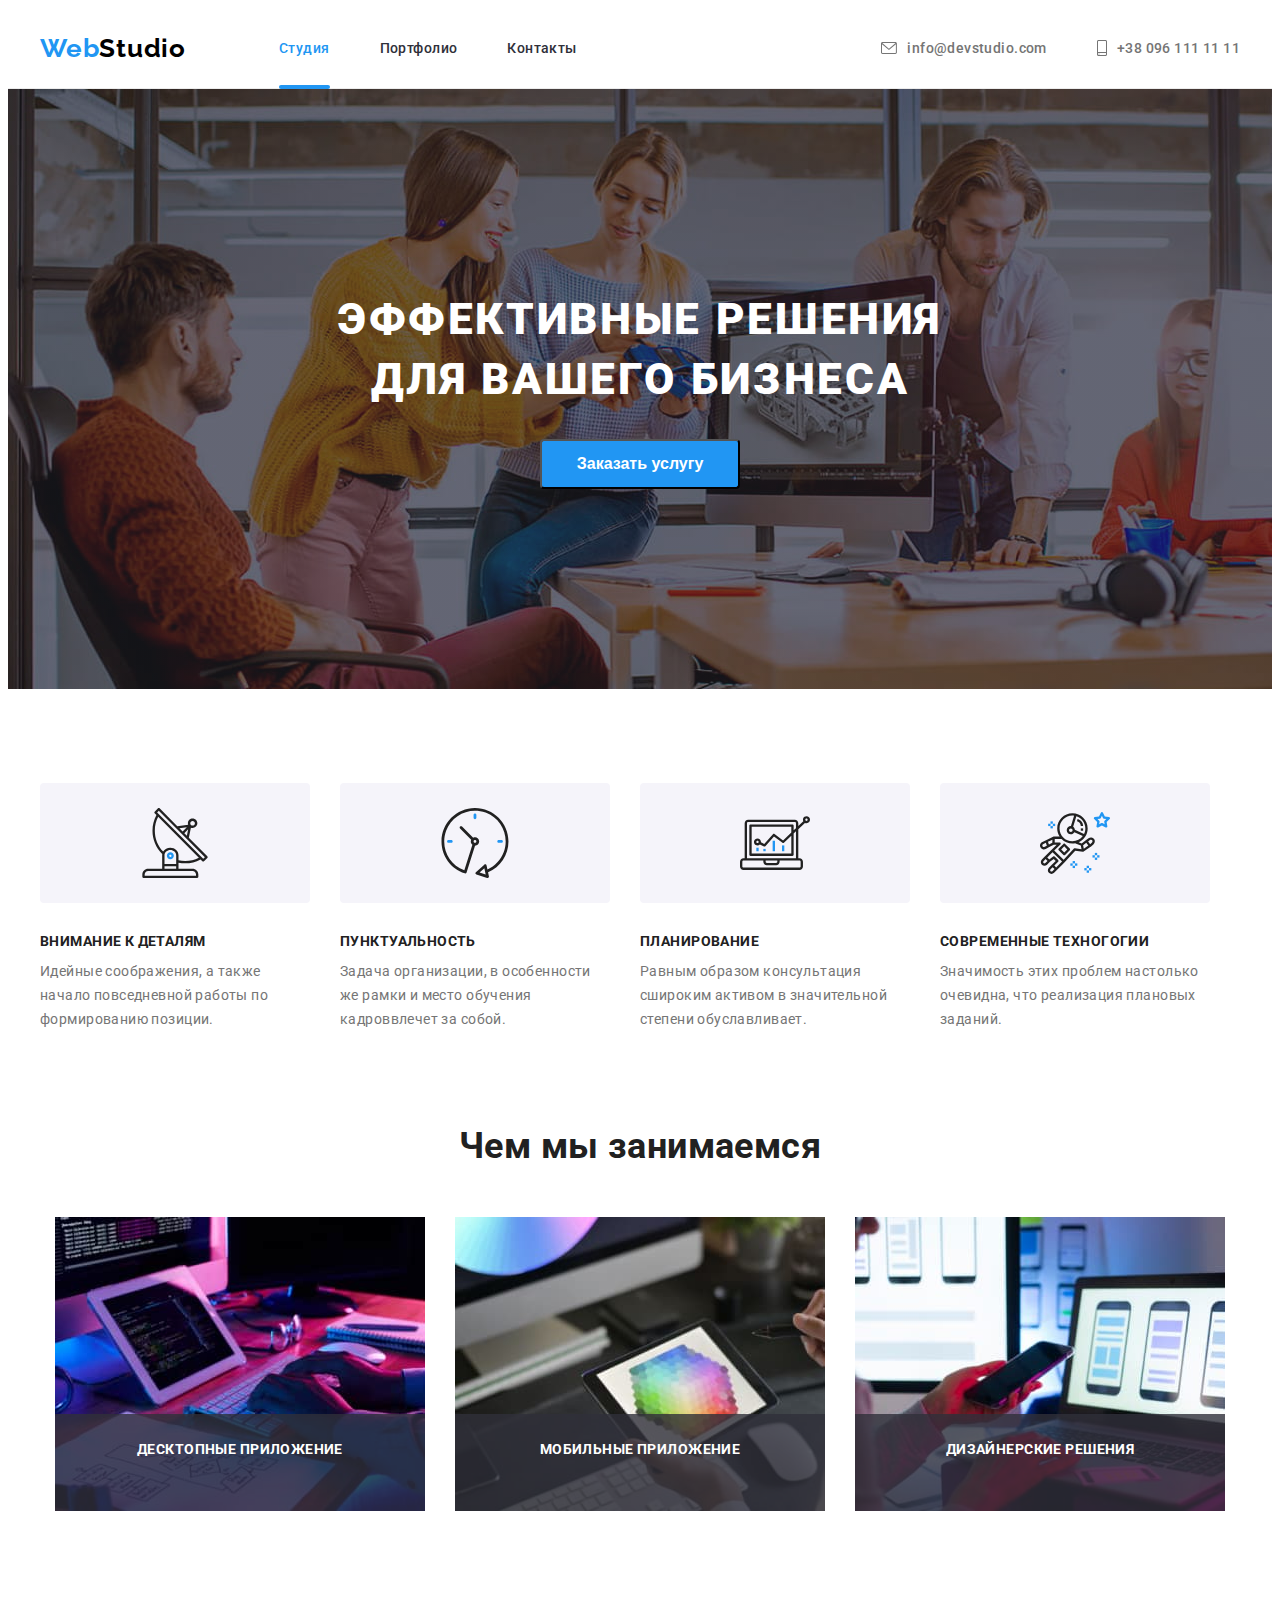
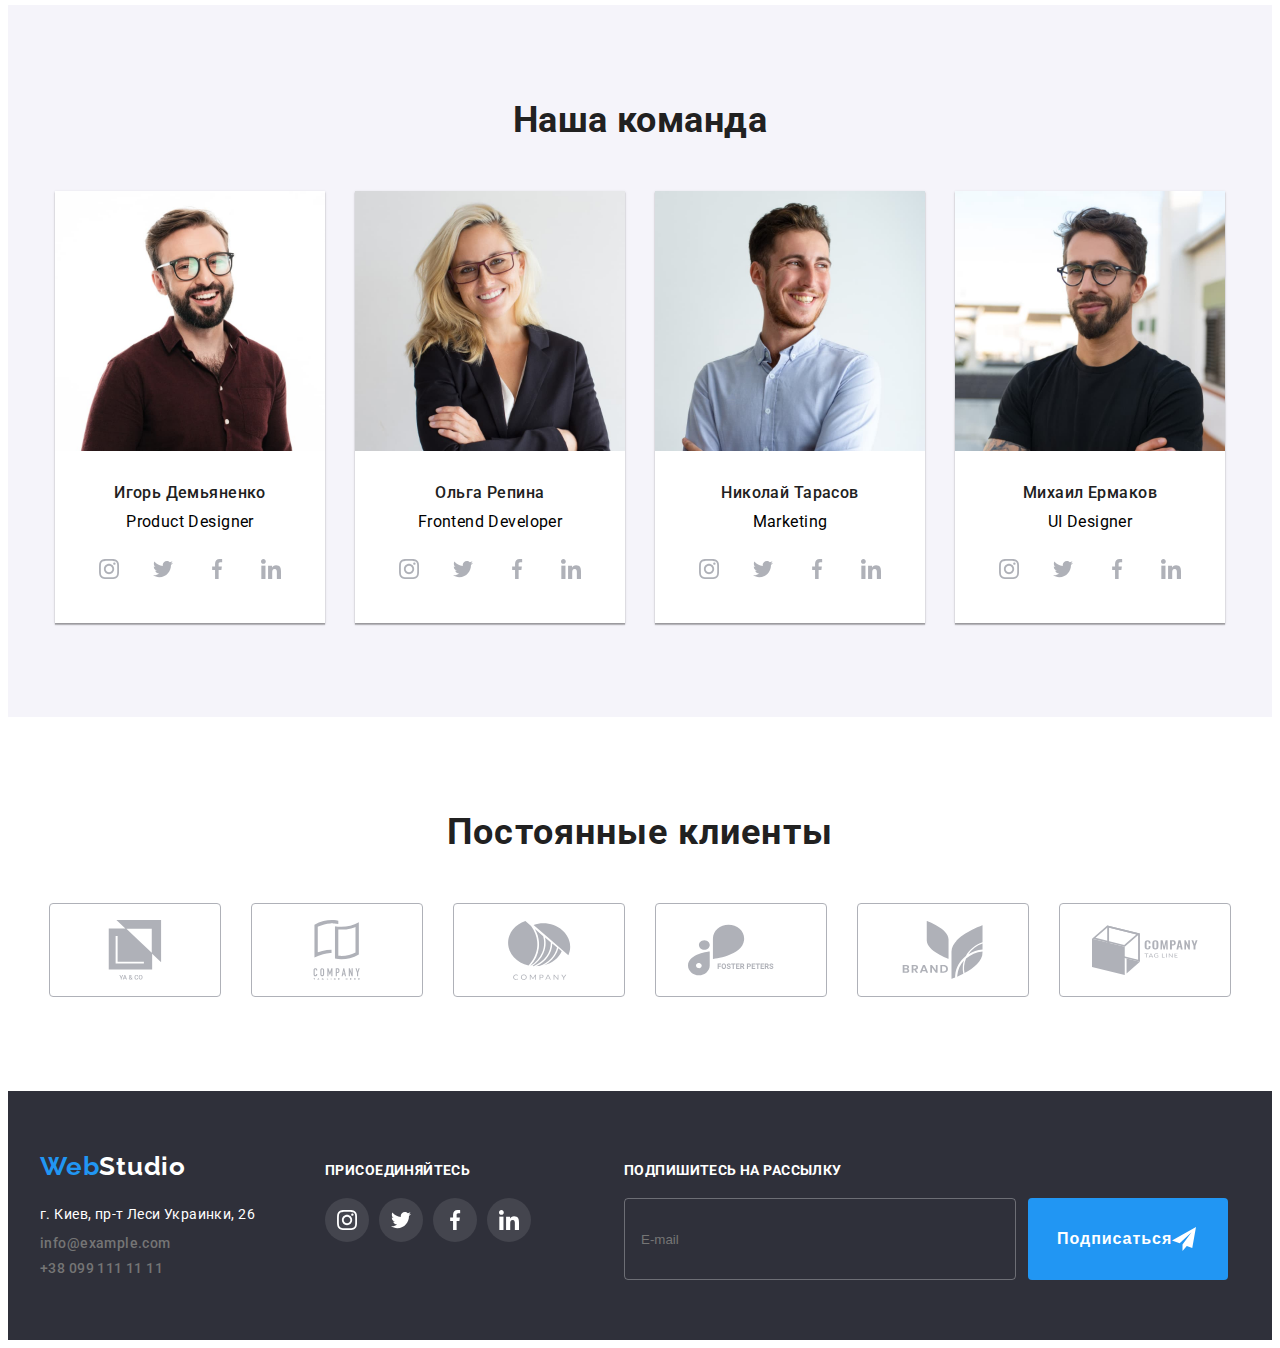
<file: index.html>
<!DOCTYPE html>
<html lang="en">
<head>
    <meta charset="UTF-8">
    <meta http-equiv="X-UA-Compatible" content="IE=edge">
    <meta name="viewport" content="width=device-width, initial-scale=1.0">
    <title>Document</title>
    <link rel="preconnect" href="https://fonts.googleapis.com">
<link rel="preconnect" href="https://fonts.gstatic.com" crossorigin>
<link href="https://fonts.googleapis.com/css2?family=Roboto:ital,wght@0,400;0,500;0,700;0,900;1,400;1,500;1,700;1,900&display=swap" rel="stylesheet">
<link rel="stylesheet" href="https://cdnjs.cloudflare.com/ajax/libs/modern-normalize/1.1.0/modern-normalize.min.css" integrity="sha512-wpPYUAdjBVSE4KJnH1VR1HeZfpl1ub8YT/NKx4PuQ5NmX2tKuGu6U/JRp5y+Y8XG2tV+wKQpNHVUX03MfMFn9Q==" crossorigin="anonymous" referrerpolicy="no-referrer" />
    <link rel="stylesheet" href="./CSS/style.css">
    <link rel="preconnect" href="https://fonts.googleapis.com">
    <link rel="preconnect" href="https://fonts.googleapis.com">
    <link rel="preconnect" href="https://fonts.gstatic.com" crossorigin>
    <link href="https://fonts.googleapis.com/css2?family=Raleway:wght@700&display=swap" rel="stylesheet">
<body class="body">
    <!-- header -->
   <header class="header-box">
       <div class="container flex">     
       <nav class="flex"><a href="" class="logo" lang="en">
        <span class="web">Web</span>Studio</a>
   <ul class="style-nav">
    <li class="list-style-main"><a href="./index.html" class="link-main currents">Студия</a></li>
    <li class="list-style"><a href="./porfolio.html" class="link"> Портфолио</a></li>
    <li class="list-style"> <a href="" class="link"> Контакты</a></li>
</ul>
    </nav>
    
        <ul class="auth-nav">
        <li class="linknav-list-left">
            <a href="" class="linknav linknav">
                <svg class="header-icon icon-left" width="16" height="12"><use href="./images/icons/sprite.svg#icon-envelope"></use></svg>
info@devstudio.com</a></li>
        <li class="linknav-list"><a href="" class="linknav">
            <svg class="header-icon" width="10" height="16"><use href="./images/icons/sprite.svg#icon-smartphone"></use></svg>
       +38 096 111 11 11</a></li>
        
    </ul>
    </div>
</header>


<main>
    <!-- ===========HERO============== -->

    <section class="main-title">
        <div class="container">
        <h1 class="title">ЭФФЕКТИВНЫЕ РЕШЕНИЯ<br>ДЛЯ ВАШЕГО БИЗНЕСА </h1>
        <button type="button" class="button" data-modal-open>Заказать услугу</button>
        </div>
    </section>



<section class="section">
<div class="container">

    <ul class="hero">
        <li class="list"> <div class="bloks"> <svg width="70" height="70"><use href="./images/icons/sprite.svg#icon-antenna1"></use></svg>
</div><h3 class="headlines">ВНИМАНИЕ К ДЕТАЛЯМ</h3>
           <p class="plist">Идейные соображения, а также начало повседневной работы по формированию позиции.</p></li>
            <li class="list"> <div class="bloks">
<svg width="70" height="70"><use href="./images/icons/sprite.svg#icon-clock2"></use></svg>
</div><h3 class="headlines">ПУНКТУАЛЬНОСТЬ</h3>
               <p class="plist">Задача организации, в особенности же рамки и место обучения кадроввлечет за собой.</p></li>
                <li class="list"> <div class="bloks"><svg width="70" height="70"><use href="./images/icons/sprite.svg#icon-diagram3" ></use></svg>
</div><h3 class="headlines">ПЛАНИРОВАНИЕ</h3>
                   <p class="plist"> Равным образом консультация сшироким активом в значительной степени обуславливает.</p></li>
                    <li class="list"> <div class="bloks"><svg width="70" height="70"><use href="./images/icons/sprite.svg#icon-astronaut4"></use></svg>
</div><h3 class="headlines">СОВРЕМЕННЫЕ ТЕХНОГОГИИ</h3>
                       <p class="plist"> Значимость этих проблем настолько очевидна, что реализация плановых заданий.</p></li>
    </ul>
    </div>
    </section>
    <!-- /* ===============WHAT WE DO================= */ -->
    <section class="section section-whatwedo">
        <div class="container">
    <h2 class="main-headlines">Чем мы занимаемся</h2>
    <ul class="images">
        <li class="img-list"><div class="relat"><img src="./images/img1.jpg" width=370 height="294" alt="разработчик работает над проектом"><div class="absol"><p class="descrip">ДЕСКТОПНЫЕ ПРИЛОЖЕНИЕ</p></div></div></li>
        <li class="img-list"><div class="relat"><img src="./images/img2.jpg" width="370" height="294" alt="дизайнеры работают над мобильным приложением"><div class="absol"><p class="descrip">МОБИЛЬНЫЕ ПРИЛОЖЕНИЕ</p></div></div></li>
        <li class="img-list"><div class="relat"><img src="./images/img3.jpg" width="370" height="294" alt="креативный веб дизайнер выбирает цвет на планшете"><div class="absol"><p class="descrip">ДИЗАЙНЕРСКИЕ РЕШЕНИЯ</p></div></div></li>
    </ul>
    </div>
</section>

<!-- /* ==============TEAM============= */ -->
    <section class="our-team section">
        <div class="container">
        <h2 class="main-headlines-bot">Наша команда</h2>
        <ul class="all-employee">
            <li class="employee">
                
                <img src="./images/developer1.jpg" width="270" height="260" alt="Product Designer">
                <div class="cards-work"><h3 class="workers">Игорь Демьяненко</h3>
       <p class="positions">Product Designer</p><ul class="box-icons"><li class="social-link" ><a class="social-link-team" href=""><svg class="social-icon-team" height="20" width="20"><use href="./images/icons/sprite.svg#icon-instagram1"></use></svg></a></li>
    <li  class="social-link"><a href="" class="social-link-team"><svg class="social-icon-team" height="20" width="20"><use href="./images/icons/sprite.svg#icon-twitter2"></use></svg></a></li>
    <li  class="social-link"><a href="" class="social-link-team"><svg class="social-icon-team" height="20" width="20"><use href="./images/icons/sprite.svg#icon-facebook3"></use></svg></a></li>
    <li  class="social-link"><a href="" class="social-link-team"><svg class="social-icon-team" height="20" width="20"><use href="./images/icons/sprite.svg#icon-linkedin4"></use></svg></a></li></ul>
</div>
</li>

        <li class="employee">
            <img src="./images/developer2.jpg" width="270" height="260" alt="Frontend Developer">
            <div class="cards-work">
          <h3 class="workers">Ольга Репина</h3><p class="positions">Frontend Developer</p>
          <ul class="box-icons">
            <li class="social-link"><a class="social-link-team" href=""><svg class="social-icon-team" height="20" width="20"><use href="./images/icons/sprite.svg#icon-instagram1"></use></svg></a></li>
            <li class="social-link"><a class="social-link-team" href=""><svg class="social-icon-team" height="20" width="20"><use href="./images/icons/sprite.svg#icon-twitter2"></use></svg></a></li>
            <li class="social-link"><a class="social-link-team" href=""><svg class="social-icon-team" height="20" width="20"><use href="./images/icons/sprite.svg#icon-facebook3"></use></svg></a></li>
            <li class="social-link"><a class="social-link-team" href=""><svg class="social-icon-team" height="20" width="20"><use href="./images/icons/sprite.svg#icon-linkedin4"></use></svg></a></li>
          </ul>
        </div>
    </li>
        <li class="employee">
            
                <img src="./images/developer3.jpg" width="270" height="260" alt="Marketing">
                <div class="cards-work">
             <h3 class="workers">Николай Тарасов</h3><p class="positions">Marketing</p><ul class="box-icons">
                 <li class="social-link"><a class="social-link-team" href=""><svg class="social-icon-team" height="20" width="20">
                        <use href="./images/icons/sprite.svg#icon-instagram1"></use>
                    </svg></a></li>
                <li class="social-link"><a class="social-link-team" href=""><svg class="social-icon-team" height="20" width="20">
                        <use href="./images/icons/sprite.svg#icon-twitter2"></use>
                    </svg></a></li>
                <li class="social-link"><a class="social-link-team" href=""><svg class="social-icon-team" height="20" width="20">
                        <use href="./images/icons/sprite.svg#icon-facebook3"></use>
                    </svg></a></li>
                <li class="social-link"><a class="social-link-team" href=""><svg class="social-icon-team" height="20" width="20">
                        <use href="./images/icons/sprite.svg#icon-linkedin4"></use>
                    </svg></a></li>
             </ul>
</div>
    
</li>
        <li class="employee">
           
                <img src="./images/developer4.jpg" width="270" height="260" alt="UI Designer">
                <div class="cards-work">
              <h3 class="workers">Михаил Ермаков</h3><p class="positions">UI Designer</p><ul class="box-icons">
                  <li class="social-link"><a class="social-link-team" href=""><svg class="social-icon-team" height="20" width="20">
                        <use href="./images/icons/sprite.svg#icon-instagram1"></use>
                    </svg></a></li>
            <li class="social-link"><a class="social-link-team" href=""><svg class="social-icon-team" height="20" width="20">
                    <use href="./images/icons/sprite.svg#icon-twitter2"></use>
                </svg></a></li>
        <li class="social-link"><a class="social-link-team" href=""><svg class="social-icon-team" height="20" width="20">
                <use href="./images/icons/sprite.svg#icon-facebook3"></use>
            </svg></a></li>
    <li class="social-link"><a class="social-link-team" href=""><svg class="social-icon-team" height="20" width="20">
            <use href="./images/icons/sprite.svg#icon-linkedin4"></use>
        </svg></a></li></ul>
            </div>
    </li>

        </ul>
        </div>
    </section>
    <!-- ============================CLIENTS============================ -->
    <section class="section">
        <div class="container">
            <h2 class="hclient">Постоянные клиенты</h2>
<ul class="client-flex"><li class="client-list"><a class="client-link" href=""><svg class="client-icon" width="106" height="60"><use href="./images/icons/sprite2.svg#icon-group" ></use></svg></a></li>
<li class="client-list"><a class="client-link" href=""><svg class="client-icon" width="106" height="60"><use href="./images/icons/sprite2.svg#icon-group2" ></use></svg></a></li>
<li class="client-list"><a class="client-link" href=""><svg class="client-icon" width="106" height="60"><use href="./images/icons/sprite2.svg#icon-group3"></use></svg></a></li>
<li class="client-list"><a class="client-link" href=""><svg class="client-icon" width="106" height="60"><use href="./images/icons/sprite2.svg#icon-group4"></use></svg></a></li>
<li class="client-list"><a class="client-link" href=""><svg class="client-icon" width="106" height="60"><use href="./images/icons/sprite2.svg#icon-group5"></use></svg></a></li>
<li class="client-list"><a class="client-link" href=""><svg class="client-icon" width="106" height="60"><use href="./images/icons/sprite2.svg#icon-group6"></use></svg></a></li></ul>
    

        </div>
    </section>
</main>
<!-- /* ==================FOOTER====================== */ -->
    <footer class="downfooter">
        <div class="container footer-flex">
            
            <div>
        <a href="" class="logodown" lang="en">
            <span class="web">Web</span>Studio</a>
<address>
    <ul class="footer-list">
<li><p class="address">г. Киев, пр-т Леси Украинки, 26</p></li>
 <li class="list-nav"><a href="" class="linknav-footer">info@example.com</a></li>  
<li class="list-nav footer-address"> <a href="" class="linknav-footer"> +38 099 111 11 11</a></li>
</ul>
</address>
</div>
<div class="footer-social">
    <h2 class="social-h">ПРИСОЕДИНЯЙТЕСЬ</h2>
    <ul class="ul-flex"><li class="social-footer-list"><a class="social-link-footer" href=""><svg class="social-icon-footer" height="20" width="20"><use href="./images/icons/sprite.svg#icon-instagram1"></use></svg></a></li>
    <li class="social-footer-list"><a class="social-link-footer" href=""><svg class="social-icon-footer" height="20" width="20"><use href="./images/icons/sprite.svg#icon-twitter2"></use></svg></a></li>
    <li class="social-footer-list"><a class="social-link-footer" href=""><svg class="social-icon-footer" height="20" width="20"><use href="./images/icons/sprite.svg#icon-facebook3"></use></svg></a></li>
    <li class="social-footer-list"><a class="social-link-footer" href=""><svg class="social-icon-footer" height="20" width="20"><use href="./images/icons/sprite.svg#icon-linkedin4"></use></svg></a></li></ul>
</div>
<form action="footer-form">
    <b class="footer-b">Подпишитесь на рассылку</b>
    <span class="footer-span">
        <input type="email" name="user-email"  required placeholder="E-mail" class="footer-imput">
        <button type="submit" class="footer-button">Подписаться
            <svg width="24" height="24"><use href="./images/icons/sprite.svg#icon-icon-send"></use></svg>
        </button>
    </span>
</form>
</div>
    </footer>

<div class="backdrop is-hidden" data-modal>
<div class="modal">
    <button type="button" class="close-button" data-modal-close><svg height="18" width="18" class="close-icon">
        <use href=./images/icons/sprite.svg#icon-close-black-18dp-2-1></use>
    </svg>
        </button>
            <b class="modal-title">Оставьте свои данные, мы вам перезвоним</b>
            <form  class="modal-form">
            <!-- <div class="modal-field"> -->
               
                <label for="input-name" class="section-text modal-text"> Имя
                   <span class="input-wraper">
                <input type="text" id="input-name" name="user-name" class="modal-imput" minlength="2">
        <svg height="18" width="18" class="modal-icon">
            <use href=./images/icons/sprite.svg#icon-person-black-18dp-1></use>
        </svg>
    </span>
         </label>
            <label for="input-name" class="section-text modal-text"> Телефон
                <span class="input-wraper">
                    <input type="text" id="input-name"  name="user-form" class="modal-imput"
                     title="096-111-11-11"
                    required>
                    <svg height="18" width="18" class="modal-icon">
                        <use href=./images/icons/sprite.svg#icon-phone-black-18dp-1></use>
                    </svg>
                </span>
            </label>

        <label for="input-name" class="section-text modal-text">Почта
            <span class="input-wraper">
                <input type="text" id="input-name" name="user-email"
                 class="modal-imput" required>
                <svg height="18" width="18" class="modal-icon">
                    <use href=./images/icons/sprite.svg#icon-email-black-18dp-1></use>
                </svg>
            </span>
        </label>
        <label  class="section-text modal-text"> Комментарий
         <textarea name="user-comment"  class="comment" placeholder="Введите текст"></textarea>
               
        
        </label>
       <input type="checkbox" name="submit" id="accept-policy" class="modal-checkbox visual-hiden">
        <label for="accept-policy" class="modal-checkbox-label">Соглашаюсь с рассылкой и принимаю
             <a href="" class="modal-link">Условия договора</a></label>
             <button type="submit" class="modal-btn">Отправить</button>

        </form>
        
       </div>
</div>
<script src="./js/modal.js"></script>
</body>
</html>
</file>
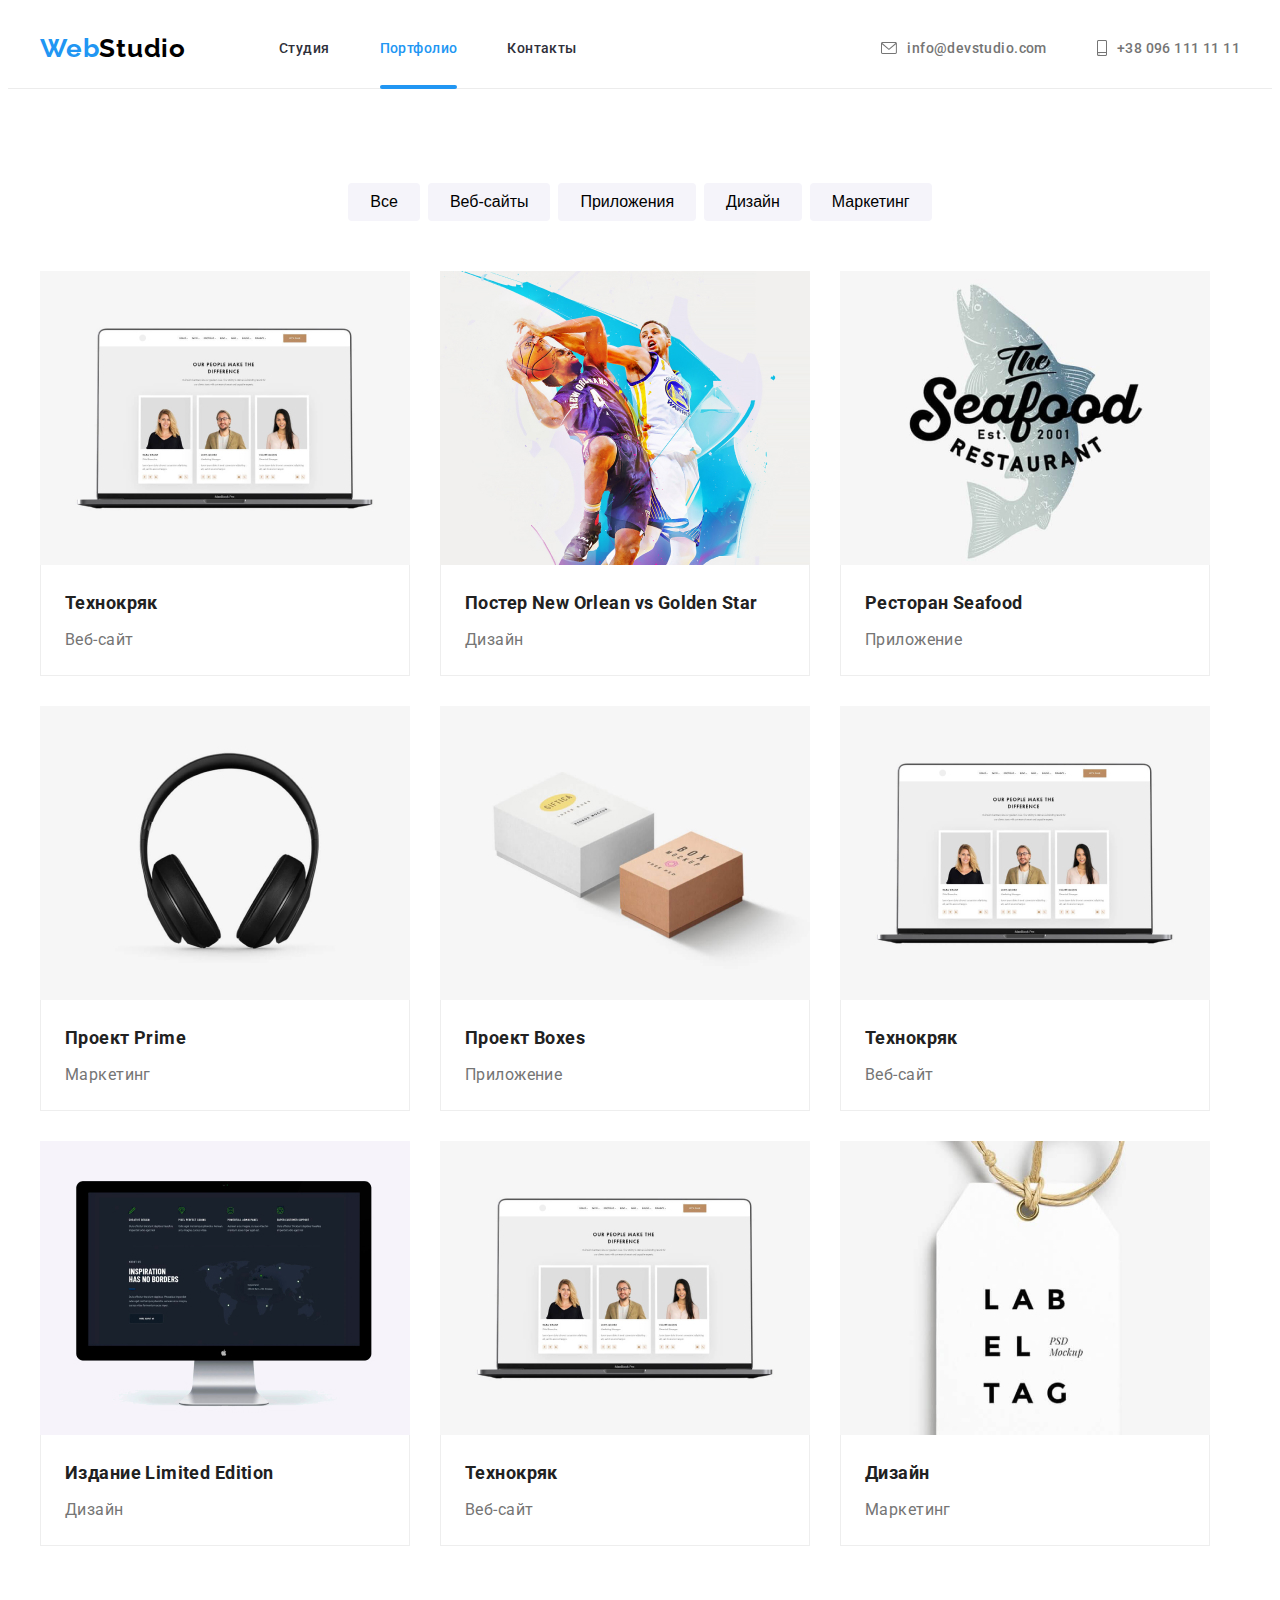
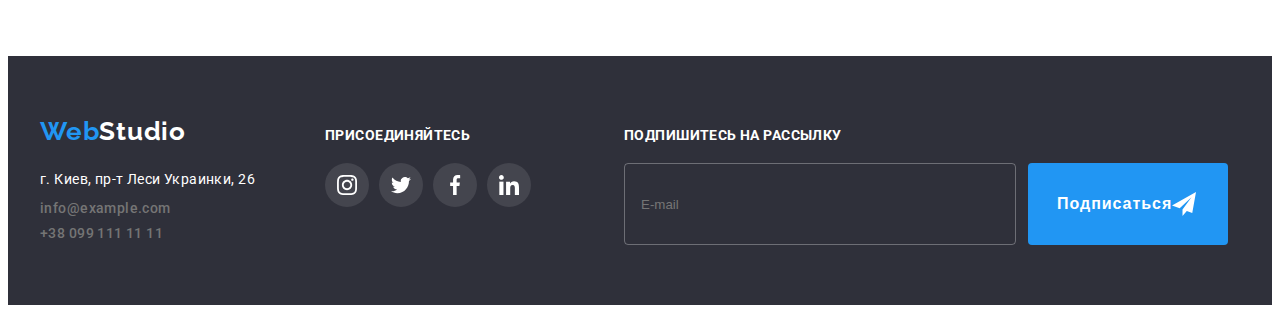
<file: porfolio.html>
<!DOCTYPE html>
<html lang="en">
<head>
    <meta charset="UTF-8">
    <meta http-equiv="X-UA-Compatible" content="IE=edge">
    <meta name="viewport" content="width=device-width, initial-scale=1.0">
    <title>Document</title>
    <link rel="preconnect" href="https://fonts.googleapis.com">
    <link rel="preconnect" href="https://fonts.gstatic.com" crossorigin>
    <link href="https://fonts.googleapis.com/css2?family=Roboto:ital,wght@0,400;0,500;0,700;0,900;1,400;1,500;1,700;1,900&display=swap" rel="stylesheet">
      
        <link rel="preconnect" href="https://fonts.googleapis.com">
        <link rel="preconnect" href="https://fonts.googleapis.com">
        <link rel="preconnect" href="https://fonts.gstatic.com" crossorigin>
        <link href="https://fonts.googleapis.com/css2?family=Raleway:wght@700&display=swap" rel="stylesheet">
    <link rel="stylesheet" href="https://cdnjs.cloudflare.com/ajax/libs/modern-normalize/1.1.0/modern-normalize.min.css"
        integrity="sha512-wpPYUAdjBVSE4KJnH1VR1HeZfpl1ub8YT/NKx4PuQ5NmX2tKuGu6U/JRp5y+Y8XG2tV+wKQpNHVUX03MfMFn9Q=="
        crossorigin="anonymous" referrerpolicy="no-referrer" />
    <link rel="stylesheet" href="./CSS/style.css">
    <body class="body">
    <header class="header-box">
        <div class="container flex">
            <nav class="flex"><a href="" class="logo" lang="en">
                    <span class="web">Web</span>Studio</a>
                <ul class="style-nav">
                    <li class="listp-style"><a href="./index.html" class="linkp">Студия</a></li>
                    <li class="listp-style-main"><a href="./porfolio.html" class="linkp-main currents"> Портфолио</a></li>
                    <li class="listp-style"> <a href="" class="linkp"> Контакты</a></li>
                </ul>
            </nav>
    
            <ul class="auth-nav">
                <li class="linknav-list-left">
                    <a href="" class="linknav linknav">
                        <svg class="header-icon icon-left" width="16" height="12">
                            <use href="./images/icons/sprite.svg#icon-envelope"></use>
                        </svg>
                        info@devstudio.com</a>
                </li>
                <li class="linknav-list"><a href="" class="linknav">
                        <svg class="header-icon" width="10" height="16">
                            <use href="./images/icons/sprite.svg#icon-smartphone"></use>
                        </svg>
                        +38 096 111 11 11</a></li>
    
            </ul>
        </div>
    </header>
 <main>
     <!-- =================HERO===================== -->
     <section class="section portfolio-nav">
         <div class="container">
     <ul class="btns">
         <li class="btns-list"> <button type="button" class="button-port">
            Все</button></li>
        <li class="btns-list"><button type="button" class="button-port">
            Веб-сайты</button></li>
        <li class="btns-list"><button type="button" class="button-port">
            Приложения</button></li>
        <li class="btns-list"><button type="button" class="button-port">
            Дизайн</button></li>
        <li class="btns-list"><button type="button" class="button-port">
            Маркетинг</button></li>
     </ul>

     <ul class="imgs">
         <li class="image-list"><a class="link-card" href=""><div class="relative"><img src="./images/notebook.jpg" width="370" height="294" alt="ноутбук"><p class="overlay">Технокряк это современная площадка распространения коронавируса. Компании используют эту платформу для цифрового
        шпионажа и атак на защищённые сервера конкурентов.</p>
    </div><div class="cards-worker"> <h3 class="image-title">Технокряк</h3> <p class="
description">Веб-сайт</p> </div></a></li>
        <li class="image-list"><a class="link-card" href="">
                <div class="relative"><img src="./images/basketball-player.jpg" width="370" height="294" alt="Постер New Orlean vs Golden Star">
                    <p class="overlay">Технокряк это современная площадка распространения коронавируса. Компании используют эту
                        платформу для цифрового
                        шпионажа и атак на защищённые сервера конкурентов.</p>
                </div>
                <div class="cards-worker">
                    <h3 class="image-title">Постер New Orlean vs Golden Star</h3>
                <p class="
                description">Дизайн</p>
                </div>
            </a></li>
        <li class="image-list"><a class="link-card" href="">
                <div class="relative"><img src="./images/seafood.jpg" width="370" height="294" alt="Ресторан Seafood на фоне рыбы">

                    <p class="overlay">Технокряк это современная площадка распространения коронавируса. Компании используют эту
                        платформу для цифрового
                        шпионажа и атак на защищённые сервера конкурентов.</p>
                </div>
                <div class="cards-worker">
                <h3 class="image-title">Ресторан Seafood</h3>
                <p class="
                description">Приложение</p>
                </div>
            </a></li>
        <li class="image-list"><a class="link-card" href="">
                <div class="relative"><img src="./images/headphones.jpg" width="370" height="294" alt="наушники">
                    <p class="overlay">Технокряк это современная площадка распространения коронавируса. Компании используют эту
                        платформу для цифрового
                        шпионажа и атак на защищённые сервера конкурентов.</p>
                </div>
                <div class="cards-worker">
                <h3 class="image-title">Проект Prime</h3>
                <p class="
                description">Маркетинг</p>
                </div>
            </a></li>
        <li class="image-list"><a class="link-card" href="">
                <div class="relative"><img src="./images/box.jpg" width="370" height="294" alt="два ящика">
                    <p class="overlay">Технокряк это современная площадка распространения коронавируса. Компании используют эту
                        платформу для цифрового
                        шпионажа и атак на защищённые сервера конкурентов.</p>
                </div>
                <div class="cards-worker">
                <h3 class="image-title">Проект Boxes</h3>
                <p class="description">Приложение</p>
                </div>
            </a></li>
        <li class="image-list"><a class="link-card" href="">
                <div class="relative"><img src="./images/notebook.jpg" width="370" height="294" alt="ноутбук">
                    <p class="overlay">Технокряк это современная площадка распространения коронавируса. Компании используют эту
                        платформу для цифрового
                        шпионажа и атак на защищённые сервера конкурентов.</p>
                </div>
                <div class="cards-worker">
                    <h3 class="image-title">Технокряк</h3>
                    <p class="
        description">Веб-сайт</p>
                </div>
            </a></li>
        <li class="image-list"><a class="link-card" href="">
                <div class="relative"><img src="./images/monitor.jpg" width="370" height="294" alt="монитор">
                    <p class="overlay">Технокряк это современная площадка распространения коронавируса. Компании используют эту
                        платформу для цифрового
                        шпионажа и атак на защищённые сервера конкурентов.</p>
                </div>
                <div class="cards-worker">
                <h3 class="image-title">Издание Limited Edition</h3>
                <p class="
                description">Дизайн</p>
                </div>
            </a></li>
        <li class="image-list"><a class="link-card" href="">
                <div class="relative"><img src="./images/notebook.jpg" width="370" height="294" alt="ноутбук">
                    <p class="overlay">Технокряк это современная площадка распространения коронавируса. Компании используют эту
                        платформу для цифрового
                        шпионажа и атак на защищённые сервера конкурентов.</p>
                </div>
                <div class="cards-worker">
                    <h3 class="image-title">Технокряк</h3>
                    <p class="
        description">Веб-сайт</p>
                </div>
            </a></li>
        <li class="image-list"><a class="link-card" href="">
                <div class="relative"><img src="./images/label-tag.jpg" width="370" height="294" alt="бирка">
                    <p class="overlay">Технокряк это современная площадка распространения коронавируса. Компании используют эту
                        платформу для цифрового
                        шпионажа и атак на защищённые сервера конкурентов.</p>
                </div>
             
                <div class="cards-worker">
                <h3 class="image-title">Дизайн</h3>
                <p class="
                            description">Маркетинг</p>
                </div>
            </a></li>
     </ul>
    </div>
 </section></main>
<!-- /* ======================FOOTER==================================== */ -->
<footer class="downfooter">
    <div class="container footer-flex">

        <div>
            <a href="" class="logodown" lang="en">
                <span class="web">Web</span>Studio</a>
            <address>
                <ul class="footer-list">
                    <li>
                        <p class="address">г. Киев, пр-т Леси Украинки, 26</p>
                    </li>
                    <li class="list-nav"><a href="" class="linknav-footer">info@example.com</a></li>
                    <li class="list-nav footer-address"> <a href="" class="linknav-footer"> +38 099 111 11 11</a></li>
                </ul>
            </address>
        </div>
        <div class="footer-social">
            <h2 class="social-h">ПРИСОЕДИНЯЙТЕСЬ</h2>
            <ul class="ul-flex">
                <li class="social-footer-list"><a class="social-link-footer" href=""><svg class="social-icon-footer"
                            height="20" width="20">
                            <use href="./images/icons/sprite.svg#icon-instagram1"></use>
                        </svg></a></li>
                <li class="social-footer-list"><a class="social-link-footer" href=""><svg class="social-icon-footer"
                            height="20" width="20">
                            <use href="./images/icons/sprite.svg#icon-twitter2"></use>
                        </svg></a></li>
                <li class="social-footer-list"><a class="social-link-footer" href=""><svg class="social-icon-footer"
                            height="20" width="20">
                            <use href="./images/icons/sprite.svg#icon-facebook3"></use>
                        </svg></a></li>
                <li class="social-footer-list"><a class="social-link-footer" href=""><svg class="social-icon-footer"
                            height="20" width="20">
                            <use href="./images/icons/sprite.svg#icon-linkedin4"></use>
                        </svg></a></li>
            </ul>
        </div>
        <form action="footer-form">
            <b class="footer-b">Подпишитесь на рассылку</b>
            <span class="footer-span">
                <input type="email" name="user-email"  required placeholder="E-mail" class="footer-imput">
                <button type="submit" class="footer-button">Подписаться
                    <svg width="24" height="24">
                        <use href="./images/icons/sprite.svg#icon-icon-send"></use>
                    </svg>
                </button>
            </span>
        </form>
    </div>
</footer>

</body>
</html>
</file>
<file: CSS/style.css>
.body {
  font-family: "Roboto", sans-serif;
  font-size: 14px;
  font-weight: 400;
  font-style: normal;
  letter-spacing: 0.03em;
}
:root {
  --primary-text-color: #757575;
  --primary-heading-color: #212121;
  --accent-color: #2196f3;
  --primary-bacground-color: #f5f4fa;
  --secondary-text-color: #ffffff;
  --secondary-background-color: #2f303a;
}

address {
  font-style: normal;
}
img {
  display: block;
}
ul {
  list-style: none;
}
p {
  margin: 0;
}
.container {
  width: 1200px;
  padding-left: 15px;
  padding-right: 15px;
  margin-right: auto;
  margin-left: auto;
}
.section {
  padding-top: 94px;
  padding-bottom: 94px;
}
.currents::after {
  content: "";
  display: block;
  position: absolute;
  bottom: -1px;
  width: 100%;
  height: 4px;
  background-color: #2196f3;
  border-radius: 2px;
}
/* global */
.logo {
  font-family: Raleway;
  font-weight: bold;
  font-size: 26px;
  line-height: 31px;
  letter-spacing: 0.03em;
  color: black;
  text-decoration: none;
  display: inline-block;
}
.web {
  color: var(--accent-color);
}
.visual-hiden {
  position: absolute !important;
  clip: rect(1px 1px 1px 1px);
  clip: rect(1px 1px 1px 1px);
  padding: 0 !important;
  border: 0 !important;
  height: 1px !important;
  width: 1px !important;
  overflow: hidden;
}
/* logo */
/* ===================header=================== */

.style-nav {
  display: flex;
  margin-top: 0px;
  margin-bottom: 0px;
  padding-left: 0px;
  justify-content: center;
  margin-left: 93px;
  align-items: center;
}

.link-main {
  position: relative;
  font-size: 14px;
  line-height: 16px;
  font-weight: 500;
  color: var(--accent-color);
  text-decoration: none;
  list-style: none;
  display: block;
  padding-top: 32px;
  padding-bottom: 32px;
}

.style-nav .link {
  display: block;
  font-size: 14px;
  line-height: 16px;
  font-weight: 500;
  color: var(--secondary-background-color);
  text-decoration: none;
  padding-top: 32px;
  padding-bottom: 32px;
}
.list-style {
  margin-left: 50px;
}
.style-nav .link:hover,
.style-nav .link:focus {
  color: var(--accent-color);
}
.auth-nav .linknav {
  font-size: 14px;
  line-height: 16px;
  font-weight: 500;
  text-decoration: none;
  list-style: none;
  color: var(--primary-text-color);
}
.linknav:focus,
.linknav:hover {
  color: var(--accent-color);
  fill: var(--accent-color);
}

.linknav-list {
  margin-left: 50px;
  transition-property: background-color, color;
  transition-duration: 250ms;
  transition-timing-function: cubic-bezier(0.4, 0, 0.2, 1);
}
.auth-nav {
  display: flex;
  align-items: center;
  padding-left: 0;
  margin: 0px;
  margin-left: auto;
}
.auth-nav .linknav-list + .linknav-list {
  margin-left: 50px;
}
.header-box {
  border-bottom: 1px solid #ececec;
}
.flex {
  display: flex;
  align-items: center;
}
.linknav {
  display: flex;
  align-items: center;

  transition-property: background-color, color;
  transition-duration: 250ms;
  transition-timing-function: cubic-bezier(0.4, 0, 0.2, 1);
}
.link {
  transition-property: background-color, color;
  transition-duration: 250ms;
  transition-timing-function: cubic-bezier(0.4, 0, 0.2, 1);
}
.header-icon {
  margin-right: 10px;
  transition-property: fill;
  transition-duration: 250ms;
  transition-timing-function: cubic-bezier(0.4, 0, 0.2, 1);
}
.header-icon {
  fill: var(--primary-text-color);
}
.linknav-list:hover .header-icon,
.linknav-list:focus .header-icon {
  fill: var(--accent-color);
}
.linknav-list-left:hover .header-icon,
.linknav-list-left:focus .header-icon {
  fill: var(--accent-color);
}
.linknav-list-left {
  display: flex;
  align-items: center;
}
/* ==================header=================== */
.bloks {
  height: 120px;
  display: flex;
  background: var(--primary-bacground-color);

  border-radius: 4px;
  margin-bottom: 30px;
  align-items: center;
  justify-content: center;
}
.main-title {
  background: #c4c4c4;
  color: var(--secondary-text-color);
  text-align: center;
  margin-right: auto;
  margin-left: auto;
  padding-top: 200px;
  padding-bottom: 200px;
  background-image: linear-gradient(
      rgba(47, 48, 58, 0.4),
      rgba(47, 48, 58, 0.4)
    ),
    url(../images/background.jpg);
  background-size: cover;
  max-width: 1600px;
}

.main-title .title {
  margin-bottom: 30px;
  margin-top: 0px;
  font-size: 44px;
  line-height: 60px;
  font-weight: 900;
  letter-spacing: 0.06em;
}
.button {
  border-radius: 4px;
  background-color: var(--accent-color);
  color: var(--secondary-text-color);
  font-size: 16px;
  line-height: 30px;
  font-weight: 700;
  width: 200px;
  height: 50px;
  left: 700px;
  top: 430px;
  cursor: pointer;
  display: inline-block;
  transition-property: background-color, color;
  transition-duration: 250ms;
  transition-timing-function: cubic-bezier(0.4, 0, 0.2, 1);
}
.button:hover {
  background-color: var(--accent-color);
  color: var(--secondary-text-color);
  cursor: pointer;
}
/* effect button */

.hero {
  margin-top: 0px;
  margin-bottom: 0px;
  display: flex;
  padding-left: 0px;
}
.hero .list + .list {
  margin-left: 30px;
}
.plist {
  font-size: 14px;
  line-height: 24px;
  margin-top: 0px;
  margin-bottom: 0px;
  width: 270px;
  color: var(--primary-text-color);
}
.hero .headlines {
  font-size: 14px;
  line-height: 16px;
  color: var(--primary-heading-color);
  font-weight: 700;
  margin-top: 0px;

  margin-bottom: 10px;
}
/* ===============WHAT WE DO================= */
.main-headlines {
  font-size: 36px;
  line-height: 42px;
  font-weight: 700;
  color: var(--primary-heading-color);
  margin-bottom: 50px;
  text-align: center;
  margin-top: 0;
}
.section-whatwedo {
  padding-top: 0;
}
.images {
  margin-top: 0px;
  display: flex;
  justify-content: center;
  padding: 0px;
  margin-bottom: 0px;
}
.img-list {
  width: 370px;
}
.relat {
  position: relative;
}
.absol {
  position: absolute;
  width: 370px;
  height: 70px;
  background-color: rgba(47, 48, 58, 0.8);
  bottom: 0;
  padding-top: 27px;
}
.descrip {
  font-weight: 700;
  font-size: 14px;
  line-height: 16px;
  text-align: center;
  letter-spacing: 0.03em;
  color: #ffffff;
}
/* ==============TEAM============= */
.box-icons {
  display: flex;
  padding: 0;
  justify-content: center;
}

.all-employee {
  padding-bottom: 94px;
  margin-bottom: 0px;
  margin-top: 0px;
  display: flex;
  justify-content: center;
  padding: 0;
}
.all-employee .employee + .employee {
  margin-left: 30px;
}

.img-list + .img-list {
  margin-left: 30px;
}
.our-team {
  background-color: var(--primary-bacground-color);
  padding-top: 94px;
  margin-left: 0px;
}
.main-headlines-bot {
  font-size: 36px;
  line-height: 42px;
  font-weight: 700;
  color: var(--primary-heading-color);
  margin-bottom: 50px;
  text-align: center;
  margin-top: 0px;
}

.employee {
  width: 270px;
  background: var(--secondary-text-color);
  box-shadow: 0px 1px 3px rgba(0, 0, 0, 0.12), 0px 1px 1px rgba(0, 0, 0, 0.14),
    0px 2px 1px rgba(0, 0, 0, 0.2);
}
.workers {
  font-weight: 500;
  font-size: 16px;
  line-height: 19px;
  text-align: center;
  color: var(--primary-heading-color);
  margin-bottom: 10px;
  margin-top: 0;
}
.positions {
  font-size: 16px;
  line-height: 19px;
  font-weight: 400;
  text-align: center;
  margin: 0px;
  margin-bottom: 16px;
}
.cards-work {
  padding: 32px 30px;
}
.box-icons {
  display: flex;
  align-items: center;
  justify-content: center;
}
.social-link-team {
  display: flex;
  align-items: center;
  justify-content: center;
  width: 44px;
  height: 44px;
  border-radius: 50%;
  transition-property: fill, background-color;
  transition-duration: 250ms;
  transition-timing-function: cubic-bezier(0.4, 0, 0.2, 1);
}
.social-link-team:hover,
.social-link-team:focus {
  background-color: var(--accent-color);
}
.social-link-team:hover .social-icon-team {
  fill: var(--secondary-text-color);
}
.social-icon-team {
  fill: #afb1b8;
  transition-property: bacground-color, fill;
  transition-duration: 250ms;
  transition-timing-function: cubic-bezier(0.4, 0, 0.2, 1);
}
.social-link + .social-link {
  margin-left: 10px;
}

/* ==================CLIENT====================== */
.hclient {
  font-style: normal;
  font-weight: 700;
  font-size: 36px;
  line-height: 42px;
  text-align: center;
  letter-spacing: 0.03em;
  color: var(--primary-heading-color);
  margin-top: 0;
  margin-left: auto;
  margin-right: auto;
  margin-bottom: 50px;
}
.client-list + .client-list {
  margin-left: 30px;
}
.client-flex {
  display: flex;
  margin: 0%;
  padding: 0%;
  justify-content: center;
}
.client-link {
  display: flex;
  align-items: center;
  justify-content: center;
  width: 170px;
  height: 92px;
  border: 1px solid #afb1b8;
  transition-duration: 250ms;
  border-radius: 4px;
}
.client-link:hover .client-icon,
.client-link:focus .client-icon {
  fill: var(--accent-color);
}
.client-link:hover,
.client-link:focus {
  border-color: var(--accent-color);
}
.client-icon {
  fill: #afb1b8;
  transition-property: fill;
  transition-duration: 250ms;
  transition-timing-function: cubic-bezier(0.4, 0, 0.2, 1);
}
/* ==================FOOTER====================== */
.downfooter {
  background-color: var(--secondary-background-color);
}
.logodown {
  font-family: Raleway;
  font-weight: bold;
  font-size: 26px;
  line-height: 31px;
  letter-spacing: 0.03em;
  color: var(--secondary-text-color);
  text-decoration: none;
  display: inline-block;
  margin-bottom: 20px;
}
.web {
  color: var(--accent-color);
}
.address {
  margin-bottom: 0px;
  margin-top: 0px;
  text-align: left;
  font-size: 14px;
  line-height: 24px;
  color: var(--secondary-text-color);
  font-weight: 400;
}
.footer-list {
  padding-left: 0px;
  margin: 0px;
  font-style: normal;
}
.linknav-footer {
  font-size: 14px;
  line-height: 16px;
  font-weight: 500;
  text-decoration: none;
  list-style: none;
  color: var(--primary-text-color);
  display: inline-block;
  transition-property: color;
  transition-duration: 250ms;
}
.list-nav {
  margin-top: 9px;
}
.downfooter .linknav-footer:focus,
.downfooter .linknav-footer:hover {
  color: var(--accent-color);
}
.downfooter {
  padding-bottom: 60px;
  padding-top: 60px;
}
.footer-flex {
  display: flex;
  align-items: baseline;
}
.footer-social {
  margin-left: 70px;
  margin-right: 93px;
}
.ul-flex {
  display: flex;
  margin: 0%;
  padding: 0%;
}

.social-icon-footer {
  fill: var(--secondary-text-color);
}
.social-link-footer {
  display: flex;
  align-items: center;
  justify-content: center;
  width: 44px;
  height: 44px;
  border-radius: 50%;
  background-color: rgba(255, 255, 255, 0.1);
  transition-property: background-color;
  transition-duration: 250ms;
  transition-timing-function: cubic-bezier(0.4, 0, 0.2, 1);
}
.social-link-footer:hover,
.social-link-footer:focus {
  background-color: var(--accent-color);
}
.social-link-team:hover .social-icon-team {
  fill: var(--secondary-text-color);
}
.social-footer-list + .social-footer-list {
  margin-left: 10px;
}
.social-h {
  font-weight: 700;
  font-size: 14px;
  line-height: 16px;
  letter-spacing: 0.03em;
  margin: 0;
  margin-bottom: 20px;

  color: var(--secondary-text-color);
}
.footer-button {
  display: flex;
  align-items: center;
  font-weight: 700;
  font-size: 16px;
  letter-spacing: 0.06em;
  line-height: 1.87;
  background-color: var(--accent-color);
  color: var(--secondary-text-color);
  padding: 10px 29px;
  min-width: 200px;
  border: none;
  border-radius: 4px;
  cursor: pointer;
}
.footer-b {
  display: block;
  text-transform: uppercase;
  margin-bottom: 20px;
  color: var(--secondary-text-color);
}
.footer-span {
  display: flex;
  justify-content: center;
}
.footer-imput {
  width: 358px;
  height: 50px;
  border: 1px solid rgba(255, 255, 255, 0.3);
  border-radius: 4px;
  padding: 15px 16px;
  margin-right: 12px;
  color: var(--secondary-text-color);
  background: none;
}
/* footeer */

/* =================Portfolio================ */
.style-nav {
  display: flex;
  margin-top: 0px;
  margin-bottom: 0px;
  padding-left: 0px;
  justify-content: center;
  margin-left: 93px;
  align-items: center;
}

.linkp-main {
  position: relative;
  font-size: 14px;
  line-height: 16px;
  font-weight: 500;
  color: var(--accent-color);
  text-decoration: none;
  list-style: none;
  display: block;
  padding-top: 32px;
  padding-bottom: 32px;
  margin-left: 50px;
  margin-right: 50px;
}
.linkp {
  display: block;
  font-size: 14px;
  line-height: 16px;
  font-weight: 500;
  color: var(--secondary-background-color);
  text-decoration: none;
  padding-top: 32px;
  padding-bottom: 32px;
  transition-property: color;
  transition-duration: 250ms;
  transition-timing-function: cubic-bezier(0.4, 0, 0.2, 1);
}

.linkp:hover,
.linkp:focus {
  color: var(--accent-color);
}
.auth-nav .linknav {
  font-size: 14px;
  line-height: 16px;
  font-weight: 500;
  text-decoration: none;
  list-style: none;
  color: var(--primary-text-color);
}
.linknav:focus,
.linknav:hover {
  color: var(--accent-color);
  fill: var(--accent-color);
}

.linknav-list {
  margin-left: 50px;
}
.auth-nav {
  display: flex;
  align-items: center;
  padding-left: 0;
  margin: 0px;
  margin-left: auto;
}
.auth-nav .linknav-list + .linknav-list {
  margin-left: 50px;
}
.header-box {
  border-bottom: 1px solid #ececec;
}
.flex {
  display: flex;
  align-items: center;
}
.linknav {
  display: flex;
  align-items: center;
}
.header-icon {
  margin-right: 10px;
}
.header-icon {
  fill: var(--primary-text-color);
}
.linknav-list:hover .header-icon,
.linknav-list:focus .header-icon {
  fill: var(--accent-color);
}
.linknav-list-left:hover .header-icon,
.linknav-list-left:focus .header-icon {
  fill: var(--accent-color);
}

.portfolio-nav {
  font-weight: 500;
  font-size: 16px;
  line-height: 1.62;
}
.btns {
  display: flex;
  justify-content: center;
  padding-left: 0px;
  margin: 0px;
  margin-bottom: 50px;
}
.btns .btns-list + .btns-list {
  margin-left: 8px;
}
.button-port {
  border-radius: 4px;
  background-color: var(--primary-bacground-color);
  color: black;
  font-weight: 500;
  font-size: 16px;
  line-height: 26px;
  cursor: pointer;
  border: 0;
  padding: 6px 22px;
  transition-property: background-color, color, box-shadow;
  transition-duration: 250ms;
  transition-timing-function: cubic-bezier(0.4, 0, 0.2, 1);
}

.button-port:hover,
.button-port:focus {
  background-color: var(--accent-color);
  color: var(--secondary-text-color);
  cursor: pointer;
  box-shadow: 0px 3px 1px rgba(0, 0, 0, 0.1), 0px 1px 2px rgba(0, 0, 0, 0.08),
    0px 2px 2px rgba(0, 0, 0, 0.12);
}
.relative {
  position: relative;
  overflow: hidden;
}
.link-card:hover .overlay {
  transform: translatex(0);
}
.overlay {
  position: absolute;
  width: 370px;
  height: 294px;
  top: 0;
  left: 0;
  background-color: rgba(33, 150, 243, 0.9);
  color: var(--secondary-text-color);
  transform: translatey(110%);
  transition: transform 250ms ease;

  padding: 63px 24px;
}
.link-card {
  position: relative;
  display: block;
  text-decoration: none;
  transition-property: box-shadow;
  transition-duration: 250ms;
}
.link-card:hover,
.link-card:focus {
  box-shadow: 0px 1px 1px rgba(0, 0, 0, 0.12), 0px 4px 4px rgba(0, 0, 0, 0.06),
    1px 4px 6px rgba(0, 0, 0, 0.16);
}
/* buttons portfolio */
.imgs {
  display: flex;
  flex-wrap: wrap;
  margin-top: 0px;
  padding: 0%;
}

.image-list {
  box-sizing: border-box;
  min-width: 370px;
}

.image-title {
  margin-bottom: 4px;
  font-weight: bold;
  font-size: 18px;
  line-height: 36px;
  color: var(--primary-heading-color);
  margin-top: 0;
  margin-left: auto;
  margin-right: auto;
}
.description {
  margin-bottom: 0;
  margin-top: 0px;
  font-size: 16px;
  line-height: 30px;
  font-weight: 400;
  color: var(--primary-text-color);
}
.cards-worker {
  padding: 20px 24px;
  border-bottom: 1px solid #eeeeee;
  border-left: 1px solid #eeeeee;
  border-right: 1px solid #eeeeee;
}
.image-list:not(:nth-last-child(3n + 1)) {
  margin-right: 30px;
}
.image-list:not(:nth-last-child(-n + 3)) {
  margin-bottom: 30px;
}
/*assortment */
/* ======================FOOTER==================================== */
.logodown-port {
  display: inline-block;
  margin-bottom: 20px;

  font-family: Raleway;
  font-weight: bold;
  font-size: 26px;
  line-height: 31px;
  letter-spacing: 0.03em;
  color: var(--secondary-text-color);
  text-decoration: none;
}
.web {
  color: var(--accent-color);
}
.downfooter-port {
  background-color: var(--secondary-background-color);
  padding-top: 60px;
  padding-bottom: 60px;
}
.address-port {
  color: var(--secondary-text-color);
  margin-top: 0px;
  margin-bottom: 0px;
}
.downfooter-port .linknav-port {
  display: inline-block;
  font-size: 14px;
  line-height: 24px;
  color: rgba(255, 255, 255, 0.6);
  text-decoration: none;
  list-style: none;
}
.downfooter-potr .linknav-port:focus,
.downfooter-port .linknav-port:hover {
  color: var(--accent-color);
}
.portfoot-list {
  padding: 0;
  margin: 0;
}
/* ============================ THE END ===================== */

.backdrop {
  display: flex;
  align-items: center;
  justify-content: center;
  position: fixed;
  top: 0;
  left: 0;
  width: 100%;
  height: 100%;
  background-color: rgba(0, 0, 0, 0.6);
  transition-property: opacity;
  transition-timing-function: cubic-bezier(0.4, 0, 0.2, 1);
  transition-duration: 250ms;

  opacity: 1;
  visibility: visible;
  pointer-events: auto;
}

.backdrop.is-hidden {
  opacity: 0;
  visibility: hidden;
  pointer-events: none;
}

.modal {
  position: relative;
  width: 528px;
  height: 581px;
  padding: 40px;
  border-radius: 4px;
  background-color: var(--primary-bacground-color);
}

.close-button {
  position: absolute;
  top: 10px;
  right: 10px;
  display: flex;
  align-items: center;
  justify-content: center;
  width: 30px;
  height: 30px;
  border: 1px solid rgba(0, 0, 0, 0.1);
  border-radius: 50%;
  background-color: transparent;
  padding: 0;
  cursor: pointer;
  transition-property: background-color, color;
  transition-duration: 250ms;
  transition-timing-function: cubic-bezier(0.4, 0, 0.2, 1);
}

.modal-title {
  font-style: normal;
  font-weight: 700;
  font-size: 20px;
  line-height: 23px;
  text-align: center;
  letter-spacing: 0.03em;
  display: block;
  color: var(--primary-heading-color);
  margin-bottom: 30px;
}

.modal-text {
  display: block;
  font-weight: normal;
  font-size: 12px;
  line-height: 14px;

  letter-spacing: 0.01em;

  color: var(--primary-text-color);
  margin-bottom: 10px;
}

.modal-imput {
  background-color: var(--primary-bacground-color);
  border: 1px solid rgba(33, 33, 33, 0.2);
  border-radius: 4px;
  width: 100%;
  height: 40px;
  padding-left: 42px;
  outline: 0;
  transition-property: border-color;
  transition-duration: 250ms;
  transition-timing-function: cubic-bezier(0.4, 0, 0.2, 1);
}
.modal-imput:focus {
  border-color: var(--accent-color);
}
.modal-icon {
  position: absolute;
  left: 12px;
  bottom: 12px;
  transition-property: fill;
  transition-duration: 250ms;
  transition-timing-function: cubic-bezier(0.4, 0, 0.2, 1);
}

.modal-imput:focus + .modal-icon {
  fill: var(--accent-color);
}
.input-wraper {
  display: block;
  position: relative;
  margin-top: 4px;
}
.comment {
  width: 100%;
  height: 120px;
  border: 1px solid rgba(33, 33, 33, 0.2);

  border-radius: 4px;
  margin-top: 4px;
  padding: 12px 16px;

  resize: none;
  transition-property: border-color;
  transition-duration: 250ms;
  transition-timing-function: cubic-bezier(0.4, 0, 0.2, 1);
  outline: none;
}
.comment:focus {
  border-color: var(--accent-color);
}
.modal-link {
  color: var(--accent-color);
}
.checkbox {
  display: block;
  width: 16px;
  height: 15px;
}
.modal-btn {
  width: 200px;
  height: 50px;
  margin-top: 30px;
  margin-left: 124px;
  margin-right: 124px;
  background-color: var(--accent-color);
  color: var(--secondary-text-color);
  border: none;
  box-shadow: 0px 4px 4px rgba(0, 0, 0, 0.15);
  border-radius: 4px;
}
.modal-checkbox-label::before {
  display: block;
  content: "";
  width: 18px;
  height: 18px;
  border: 1px solid #303030;
  border-radius: 4px;
  cursor: pointer;
  margin-right: 10px;
}
.modal-checkbox-label {
  display: flex;
  align-items: center;
}
.modal-checkbox:checked + .modal-checkbox-label::before {
  background-image: url(../images/icon-check-1.svg);
  background-size: contain;
  background-position: center;
}
</file>
